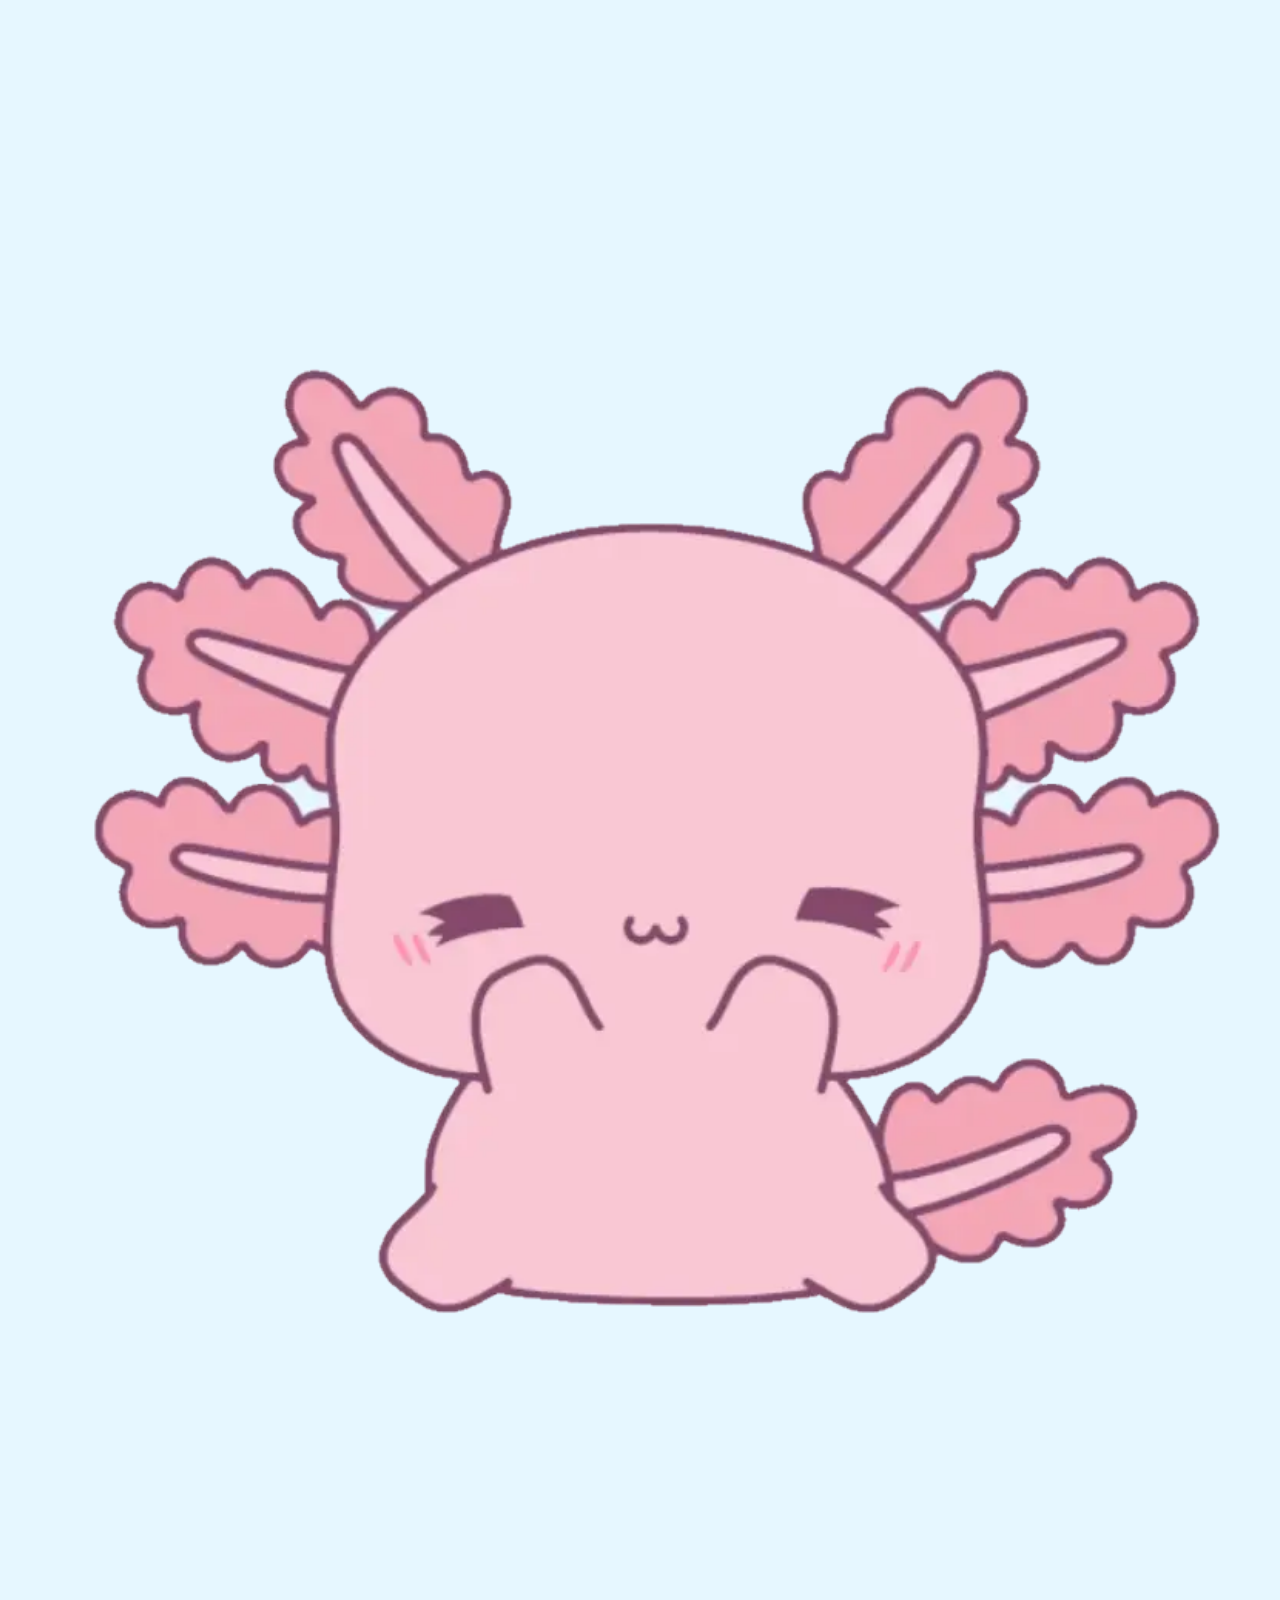
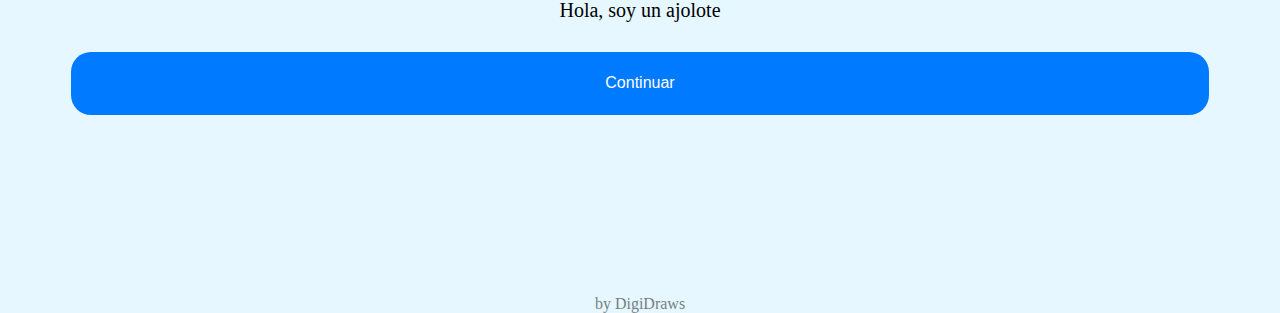
<file: index.html>
<!DOCTYPE html>
<html lang="es">
<head>
    <meta charset="UTF-8">
    <title>DIGIHALLOWEEN</title>
    <link rel="stylesheet" href="style.css">
    <meta property="og:description" content="Página interactiva de DigiDraws 🎃">
    <meta property="og:image" content="20241013_185326.jpg">
    <meta name="viewport" content="width=device-width, initial-scale=1.0"/>
</head>
<body>
    
    <figure>
        <img id="ajolote-img"src="40 sin título_20241012123143.webp" alt=""></img> 
        <figcaption id="text-axolot">Hola, soy un ajolote</figcaption>
    </figure>
   <button class="btn-continuar">
       Continuar
   </button>
   
   <footer><span>by DigiDraws</span></footer>
</body>
<script src="script.js"></script>
</html>
</file>
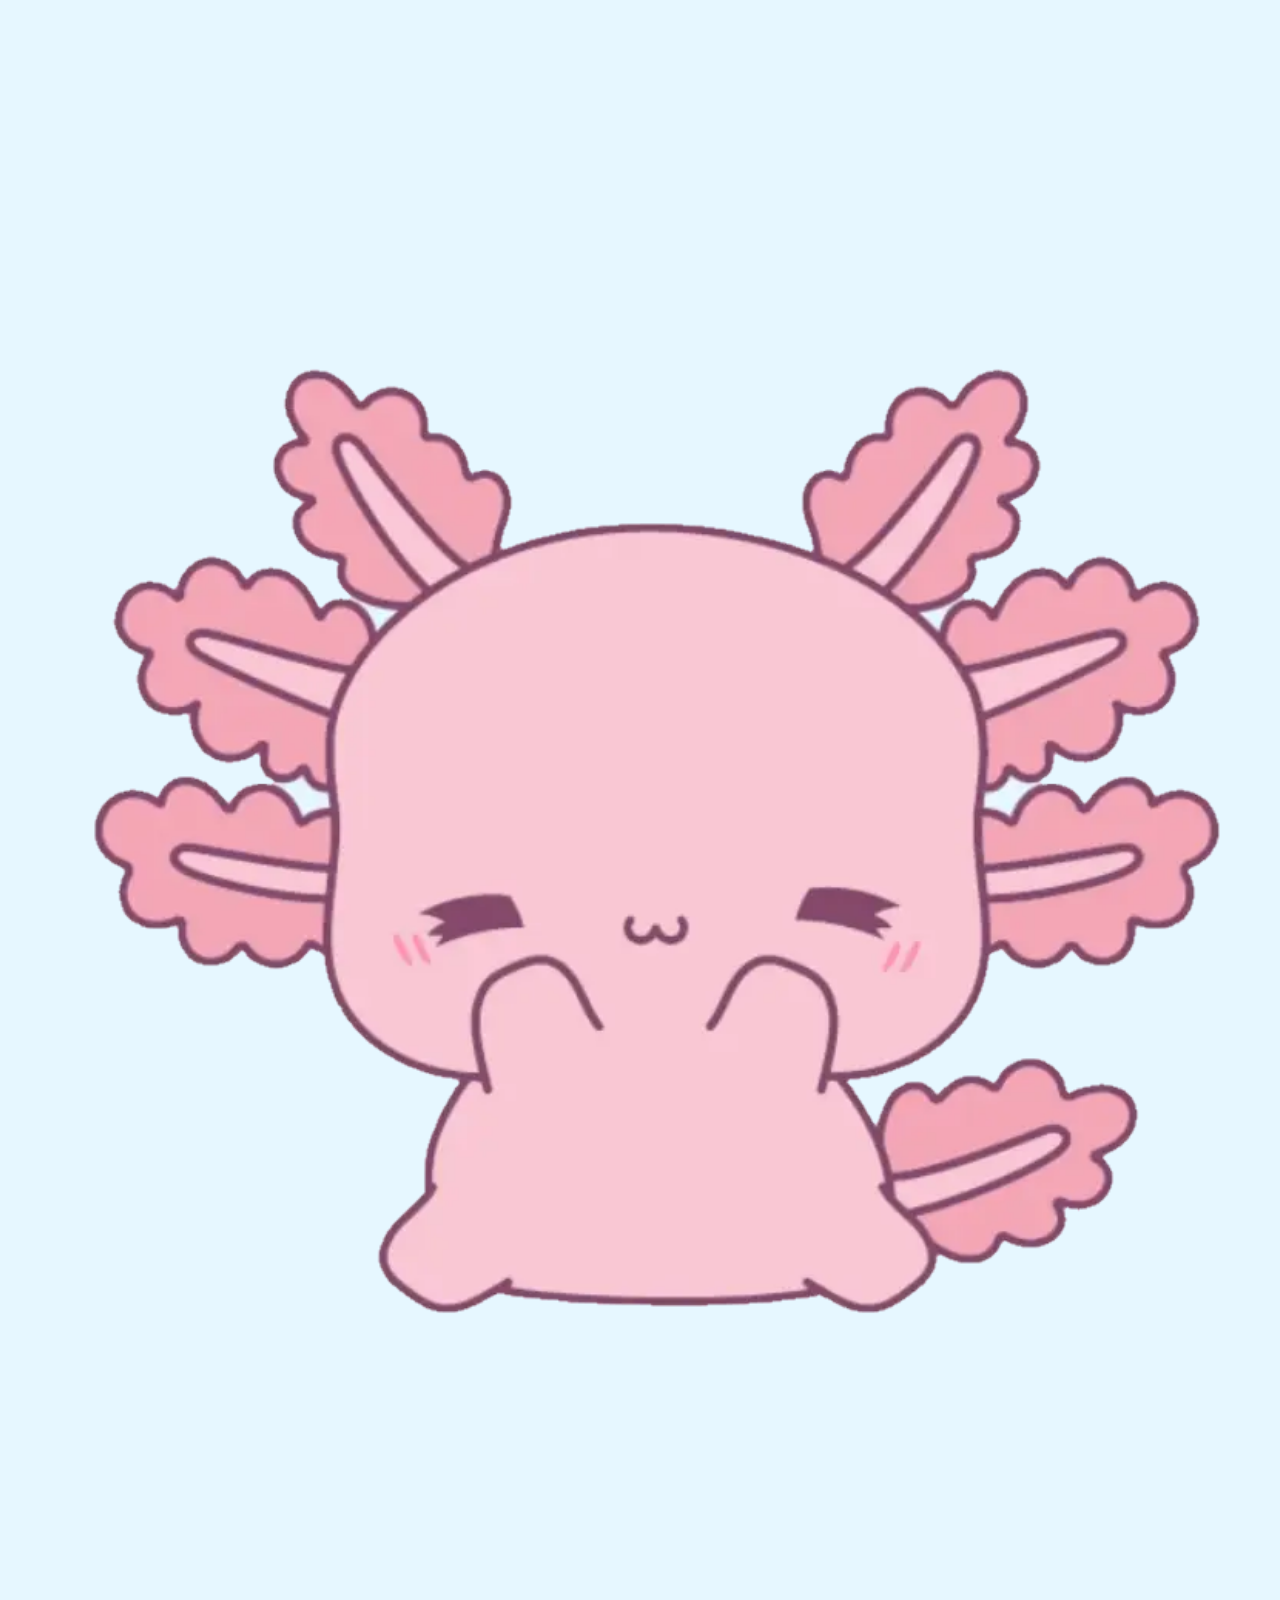
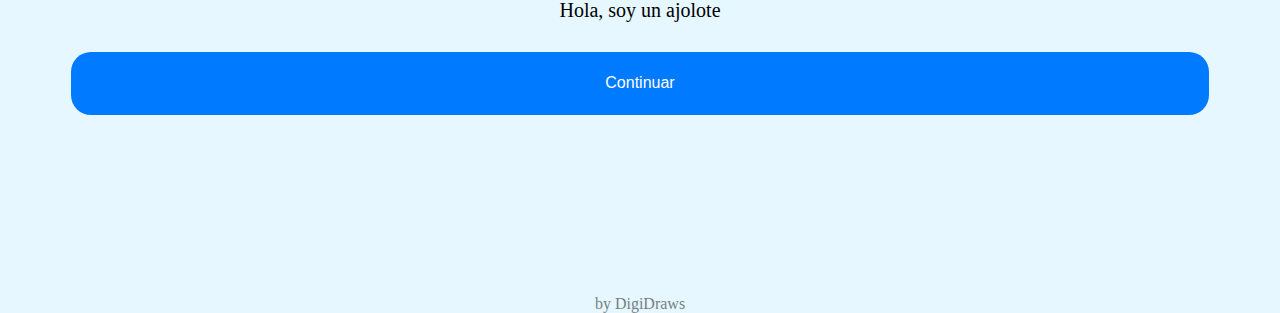
<file: ajolochi.html>
<!DOCTYPE html>
<html lang="es">
<head>
    <meta charset="UTF-8">
    <title>Título de la página</title>
    <link rel="stylesheet" href="style.css">
    
    <meta name="viewport" content="width=device-width, initial-scale=1.0"/>
</head>
<body>
    
    <figure>
        <img id="ajolote-img"src="40 sin título_20241012123143.webp" alt=""></img> 
        <figcaption id="text-axolot">Hola, soy un ajolote</figcaption>
    </figure>
   <button class="btn-continuar">
       Continuar
   </button>
   
   <footer><span>by DigiDraws</span></footer>
</body>
<script src="script.js"></script>
</html>
</file>
<file: style.css>
body {
    background: #E6F7FF;
    height: 100vh;
}
figure {
    margin-bottom: 30px;
}
#ajolote-img{
    width: 100%;
    height: auto;
}
figcaption{
    display: flex;
    justify-content: center;
}
figcaption {
    font-size: 20px;
}
.btn-continuar{
    width: 90%;
    height: 7%;
    margin: auto;
    display: block;
    border: none;
    background: #007AFF;
    color: white;
    border-radius: 20px;
    font-size: 1em;
}
.btn-continuar:hover{
    background: #2b58ff;
}

footer {
    display: flex;
    opacity: 0.5;
    justify-content: center;
    margin-top: 180px;
}
</file>
